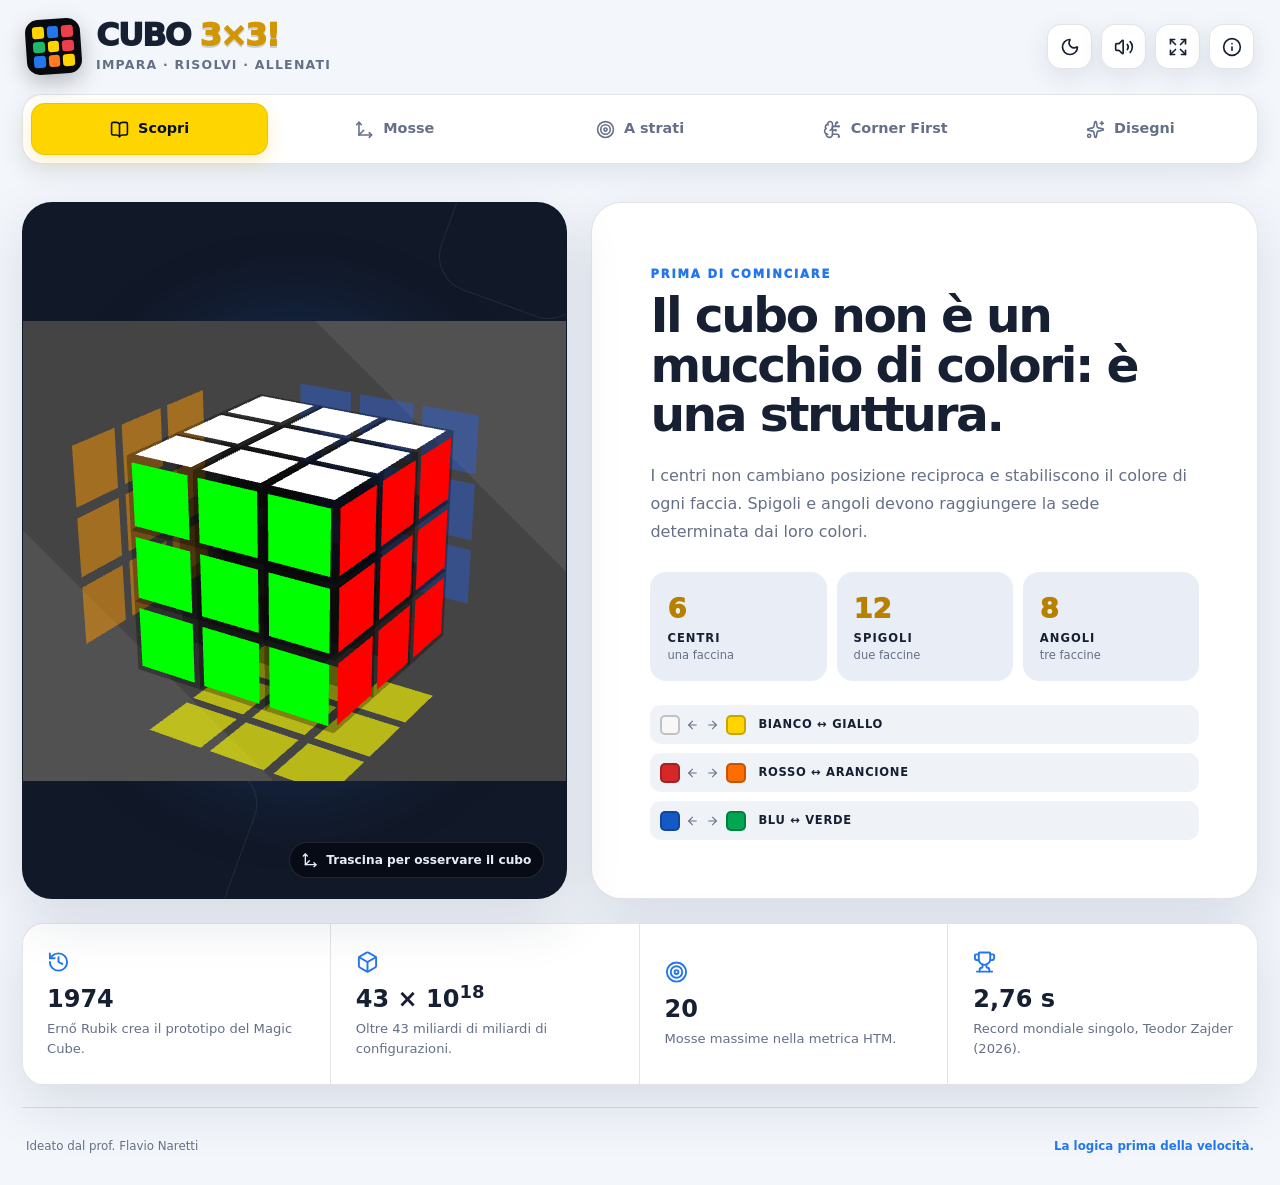
<file: index.html>
<!DOCTYPE html><html lang="it"><head><meta charSet="utf-8"/><meta name="viewport" content="width=device-width, initial-scale=1"/><link rel="stylesheet" href="./assets/index-BOGTLvfo.css" data-rsc-css-href="./assets/index-BOGTLvfo.css" data-precedence="vite-rsc/importer-resources"/><link rel="modulepreload" href="./assets/layout-segment-context-CMmxBiu7.js" crossorigin=""/><link rel="modulepreload" href="./assets/rolldown-runtime-S-ySWqyJ.js" crossorigin=""/><link rel="modulepreload" href="./assets/index-BUj8YWs8.js" crossorigin=""/><link rel="modulepreload" href="./assets/framework-CXnKph_e.js" crossorigin=""/><link rel="modulepreload" href="./assets/page-B__2JLCl.js" crossorigin=""/><title>CUBO 3×3! — Impara, risolvi, allenati</title><meta name="description" content="Guida interattiva al cubo 3×3 con teoria, notazione, due metodi risolutivi e 18 disegni animati."/><meta name="application-name" content="CUBO 3×3!"/><link rel="icon" href="./favicon.svg" type="image/svg+xml"/><link rel="icon" href="./icons/icon-192.png" sizes="192x192" type="image/png"/><link rel="apple-touch-icon" href="./apple-touch-icon.png" sizes="180x180" type="image/png"/><link rel="manifest" href="./manifest.webmanifest"/><meta name="mobile-web-app-capable" content="yes"/><meta name="apple-mobile-web-app-title" content="CUBO 3×3!"/><meta name="apple-mobile-web-app-status-bar-style" content="black-translucent"/><meta name="theme-color" content="#f3f6fb" media="(prefers-color-scheme: light)"/><meta name="theme-color" content="#080d18" media="(prefers-color-scheme: dark)"/><script>self.__VINEXT_RSC_PARAMS__={}</script><script>self.__VINEXT_RSC_NAV__={"pathname":"/","searchParams":[]}</script><link rel="modulepreload" href="./assets/index-BUj8YWs8.js" />
</head><body><main class="app-shell "><header class="topbar"><div class="brand"><span class="brand-mark" aria-hidden="true"><i></i><i></i><i></i><i></i><i></i><i></i><i></i><i></i><i></i></span><div><h1>CUBO <em>3×3!</em></h1><p>Impara · Risolvi · Allenati</p></div></div><div class="toolbar"><button aria-label="Attiva modalità giorno" title="Giorno"><svg xmlns="http://www.w3.org/2000/svg" width="24" height="24" viewBox="0 0 24 24" fill="none" stroke="currentColor" stroke-width="2" stroke-linecap="round" stroke-linejoin="round" class="lucide lucide-sun" aria-hidden="true"><circle cx="12" cy="12" r="4"></circle><path d="M12 2v2"></path><path d="M12 20v2"></path><path d="m4.93 4.93 1.41 1.41"></path><path d="m17.66 17.66 1.41 1.41"></path><path d="M2 12h2"></path><path d="M20 12h2"></path><path d="m6.34 17.66-1.41 1.41"></path><path d="m19.07 4.93-1.41 1.41"></path></svg></button><button aria-label="Disattiva suoni" aria-pressed="true" title="Suoni attivi"><svg xmlns="http://www.w3.org/2000/svg" width="24" height="24" viewBox="0 0 24 24" fill="none" stroke="currentColor" stroke-width="2" stroke-linecap="round" stroke-linejoin="round" class="lucide lucide-volume2 lucide-volume-2" aria-hidden="true"><path d="M11 4.702a.705.705 0 0 0-1.203-.498L6.413 7.587A1.4 1.4 0 0 1 5.416 8H3a1 1 0 0 0-1 1v6a1 1 0 0 0 1 1h2.416a1.4 1.4 0 0 1 .997.413l3.383 3.384A.705.705 0 0 0 11 19.298z"></path><path d="M16 9a5 5 0 0 1 0 6"></path><path d="M19.364 18.364a9 9 0 0 0 0-12.728"></path></svg></button><button aria-label="Modalità proiezione" title="Proiezione"><svg xmlns="http://www.w3.org/2000/svg" width="24" height="24" viewBox="0 0 24 24" fill="none" stroke="currentColor" stroke-width="2" stroke-linecap="round" stroke-linejoin="round" class="lucide lucide-expand" aria-hidden="true"><path d="m15 15 6 6"></path><path d="m15 9 6-6"></path><path d="M21 16v5h-5"></path><path d="M21 8V3h-5"></path><path d="M3 16v5h5"></path><path d="m3 21 6-6"></path><path d="M3 8V3h5"></path><path d="M9 9 3 3"></path></svg></button><button aria-label="Informazioni" title="Informazioni" type="button" aria-haspopup="dialog" aria-expanded="false" data-state="closed" data-slot="dialog-trigger"><svg xmlns="http://www.w3.org/2000/svg" width="24" height="24" viewBox="0 0 24 24" fill="none" stroke="currentColor" stroke-width="2" stroke-linecap="round" stroke-linejoin="round" class="lucide lucide-info" aria-hidden="true"><circle cx="12" cy="12" r="10"></circle><path d="M12 16v-4"></path><path d="M12 8h.01"></path></svg></button></div></header><div class="mobile-progress"><span>Il tuo percorso</span><div aria-valuemax="100" aria-valuemin="0" aria-valuenow="0" aria-valuetext="0%" role="progressbar" data-state="loading" data-value="0" data-max="100" data-slot="progress" class="relative h-2 w-full overflow-hidden rounded-full bg-primary/20"><div data-state="loading" data-value="0" data-max="100" data-slot="progress-indicator" class="h-full w-full flex-1 bg-primary transition-all" style="transform:translateX(-100%)"></div></div><strong>0<!-- -->%</strong></div><div dir="ltr" data-orientation="horizontal" data-slot="tabs" class="group/tabs flex gap-2 data-[orientation=horizontal]:flex-col app-tabs"><div role="tablist" aria-orientation="horizontal" data-slot="tabs-list" data-variant="default" class="group/tabs-list inline-flex w-fit items-center justify-center rounded-lg p-[3px] text-muted-foreground group-data-[orientation=horizontal]/tabs:h-9 group-data-[orientation=vertical]/tabs:h-fit group-data-[orientation=vertical]/tabs:flex-col data-[variant=line]:rounded-none bg-muted main-nav" aria-label="Sezioni dell’app" tabindex="-1" data-orientation="horizontal" style="outline:none"><button type="button" role="tab" aria-selected="true" aria-controls="radix-_R_76_-content-scopri" data-state="active" id="radix-_R_76_-trigger-scopri" data-slot="tabs-trigger" class="relative inline-flex h-[calc(100%-1px)] flex-1 items-center justify-center gap-1.5 rounded-md border border-transparent px-2 py-1 text-sm font-medium whitespace-nowrap text-foreground/60 transition-all group-data-[orientation=vertical]/tabs:w-full group-data-[orientation=vertical]/tabs:justify-start hover:text-foreground focus-visible:border-ring focus-visible:ring-[3px] focus-visible:ring-ring/50 focus-visible:outline-1 focus-visible:outline-ring disabled:pointer-events-none disabled:opacity-50 group-data-[variant=default]/tabs-list:data-[state=active]:shadow-sm group-data-[variant=line]/tabs-list:data-[state=active]:shadow-none dark:text-muted-foreground dark:hover:text-foreground [&amp;_svg]:pointer-events-none [&amp;_svg]:shrink-0 [&amp;_svg:not([class*=&#x27;size-&#x27;])]:size-4 group-data-[variant=line]/tabs-list:bg-transparent group-data-[variant=line]/tabs-list:data-[state=active]:bg-transparent dark:group-data-[variant=line]/tabs-list:data-[state=active]:border-transparent dark:group-data-[variant=line]/tabs-list:data-[state=active]:bg-transparent data-[state=active]:bg-background data-[state=active]:text-foreground dark:data-[state=active]:border-input dark:data-[state=active]:bg-input/30 dark:data-[state=active]:text-foreground after:absolute after:bg-foreground after:opacity-0 after:transition-opacity group-data-[orientation=horizontal]/tabs:after:inset-x-0 group-data-[orientation=horizontal]/tabs:after:bottom-[-5px] group-data-[orientation=horizontal]/tabs:after:h-0.5 group-data-[orientation=vertical]/tabs:after:inset-y-0 group-data-[orientation=vertical]/tabs:after:-right-1 group-data-[orientation=vertical]/tabs:after:w-0.5 group-data-[variant=line]/tabs-list:data-[state=active]:after:opacity-100" tabindex="-1" data-orientation="horizontal" data-radix-collection-item=""><svg xmlns="http://www.w3.org/2000/svg" width="24" height="24" viewBox="0 0 24 24" fill="none" stroke="currentColor" stroke-width="2" stroke-linecap="round" stroke-linejoin="round" class="lucide lucide-book-open" aria-hidden="true"><path d="M12 5v16"></path><path d="M20.001 19A2 2 0 0022 17V5a2 2 0 00-1.999-2L16 3.002A5 5 0 0012 5a5 5 0 00-4-2H4a2 2 0 00-2 2v12a2 2 0 001.999 2H8a5 5 0 014 2 5 5 0 014-2z"></path></svg><span>Scopri</span></button><button type="button" role="tab" aria-selected="false" aria-controls="radix-_R_76_-content-mosse" data-state="inactive" id="radix-_R_76_-trigger-mosse" data-slot="tabs-trigger" class="relative inline-flex h-[calc(100%-1px)] flex-1 items-center justify-center gap-1.5 rounded-md border border-transparent px-2 py-1 text-sm font-medium whitespace-nowrap text-foreground/60 transition-all group-data-[orientation=vertical]/tabs:w-full group-data-[orientation=vertical]/tabs:justify-start hover:text-foreground focus-visible:border-ring focus-visible:ring-[3px] focus-visible:ring-ring/50 focus-visible:outline-1 focus-visible:outline-ring disabled:pointer-events-none disabled:opacity-50 group-data-[variant=default]/tabs-list:data-[state=active]:shadow-sm group-data-[variant=line]/tabs-list:data-[state=active]:shadow-none dark:text-muted-foreground dark:hover:text-foreground [&amp;_svg]:pointer-events-none [&amp;_svg]:shrink-0 [&amp;_svg:not([class*=&#x27;size-&#x27;])]:size-4 group-data-[variant=line]/tabs-list:bg-transparent group-data-[variant=line]/tabs-list:data-[state=active]:bg-transparent dark:group-data-[variant=line]/tabs-list:data-[state=active]:border-transparent dark:group-data-[variant=line]/tabs-list:data-[state=active]:bg-transparent data-[state=active]:bg-background data-[state=active]:text-foreground dark:data-[state=active]:border-input dark:data-[state=active]:bg-input/30 dark:data-[state=active]:text-foreground after:absolute after:bg-foreground after:opacity-0 after:transition-opacity group-data-[orientation=horizontal]/tabs:after:inset-x-0 group-data-[orientation=horizontal]/tabs:after:bottom-[-5px] group-data-[orientation=horizontal]/tabs:after:h-0.5 group-data-[orientation=vertical]/tabs:after:inset-y-0 group-data-[orientation=vertical]/tabs:after:-right-1 group-data-[orientation=vertical]/tabs:after:w-0.5 group-data-[variant=line]/tabs-list:data-[state=active]:after:opacity-100" tabindex="-1" data-orientation="horizontal" data-radix-collection-item=""><svg xmlns="http://www.w3.org/2000/svg" width="24" height="24" viewBox="0 0 24 24" fill="none" stroke="currentColor" stroke-width="2" stroke-linecap="round" stroke-linejoin="round" class="lucide lucide-move3d lucide-move-3d" aria-hidden="true"><path d="M5 3v16h16"></path><path d="m5 19 6-6"></path><path d="m2 6 3-3 3 3"></path><path d="m18 16 3 3-3 3"></path></svg><span>Mosse</span></button><button type="button" role="tab" aria-selected="false" aria-controls="radix-_R_76_-content-strati" data-state="inactive" id="radix-_R_76_-trigger-strati" data-slot="tabs-trigger" class="relative inline-flex h-[calc(100%-1px)] flex-1 items-center justify-center gap-1.5 rounded-md border border-transparent px-2 py-1 text-sm font-medium whitespace-nowrap text-foreground/60 transition-all group-data-[orientation=vertical]/tabs:w-full group-data-[orientation=vertical]/tabs:justify-start hover:text-foreground focus-visible:border-ring focus-visible:ring-[3px] focus-visible:ring-ring/50 focus-visible:outline-1 focus-visible:outline-ring disabled:pointer-events-none disabled:opacity-50 group-data-[variant=default]/tabs-list:data-[state=active]:shadow-sm group-data-[variant=line]/tabs-list:data-[state=active]:shadow-none dark:text-muted-foreground dark:hover:text-foreground [&amp;_svg]:pointer-events-none [&amp;_svg]:shrink-0 [&amp;_svg:not([class*=&#x27;size-&#x27;])]:size-4 group-data-[variant=line]/tabs-list:bg-transparent group-data-[variant=line]/tabs-list:data-[state=active]:bg-transparent dark:group-data-[variant=line]/tabs-list:data-[state=active]:border-transparent dark:group-data-[variant=line]/tabs-list:data-[state=active]:bg-transparent data-[state=active]:bg-background data-[state=active]:text-foreground dark:data-[state=active]:border-input dark:data-[state=active]:bg-input/30 dark:data-[state=active]:text-foreground after:absolute after:bg-foreground after:opacity-0 after:transition-opacity group-data-[orientation=horizontal]/tabs:after:inset-x-0 group-data-[orientation=horizontal]/tabs:after:bottom-[-5px] group-data-[orientation=horizontal]/tabs:after:h-0.5 group-data-[orientation=vertical]/tabs:after:inset-y-0 group-data-[orientation=vertical]/tabs:after:-right-1 group-data-[orientation=vertical]/tabs:after:w-0.5 group-data-[variant=line]/tabs-list:data-[state=active]:after:opacity-100" tabindex="-1" data-orientation="horizontal" data-radix-collection-item=""><svg xmlns="http://www.w3.org/2000/svg" width="24" height="24" viewBox="0 0 24 24" fill="none" stroke="currentColor" stroke-width="2" stroke-linecap="round" stroke-linejoin="round" class="lucide lucide-target" aria-hidden="true"><circle cx="12" cy="12" r="10"></circle><circle cx="12" cy="12" r="6"></circle><circle cx="12" cy="12" r="2"></circle></svg><span>A strati</span></button><button type="button" role="tab" aria-selected="false" aria-controls="radix-_R_76_-content-corner" data-state="inactive" id="radix-_R_76_-trigger-corner" data-slot="tabs-trigger" class="relative inline-flex h-[calc(100%-1px)] flex-1 items-center justify-center gap-1.5 rounded-md border border-transparent px-2 py-1 text-sm font-medium whitespace-nowrap text-foreground/60 transition-all group-data-[orientation=vertical]/tabs:w-full group-data-[orientation=vertical]/tabs:justify-start hover:text-foreground focus-visible:border-ring focus-visible:ring-[3px] focus-visible:ring-ring/50 focus-visible:outline-1 focus-visible:outline-ring disabled:pointer-events-none disabled:opacity-50 group-data-[variant=default]/tabs-list:data-[state=active]:shadow-sm group-data-[variant=line]/tabs-list:data-[state=active]:shadow-none dark:text-muted-foreground dark:hover:text-foreground [&amp;_svg]:pointer-events-none [&amp;_svg]:shrink-0 [&amp;_svg:not([class*=&#x27;size-&#x27;])]:size-4 group-data-[variant=line]/tabs-list:bg-transparent group-data-[variant=line]/tabs-list:data-[state=active]:bg-transparent dark:group-data-[variant=line]/tabs-list:data-[state=active]:border-transparent dark:group-data-[variant=line]/tabs-list:data-[state=active]:bg-transparent data-[state=active]:bg-background data-[state=active]:text-foreground dark:data-[state=active]:border-input dark:data-[state=active]:bg-input/30 dark:data-[state=active]:text-foreground after:absolute after:bg-foreground after:opacity-0 after:transition-opacity group-data-[orientation=horizontal]/tabs:after:inset-x-0 group-data-[orientation=horizontal]/tabs:after:bottom-[-5px] group-data-[orientation=horizontal]/tabs:after:h-0.5 group-data-[orientation=vertical]/tabs:after:inset-y-0 group-data-[orientation=vertical]/tabs:after:-right-1 group-data-[orientation=vertical]/tabs:after:w-0.5 group-data-[variant=line]/tabs-list:data-[state=active]:after:opacity-100" tabindex="-1" data-orientation="horizontal" data-radix-collection-item=""><svg xmlns="http://www.w3.org/2000/svg" width="24" height="24" viewBox="0 0 24 24" fill="none" stroke="currentColor" stroke-width="2" stroke-linecap="round" stroke-linejoin="round" class="lucide lucide-brain-circuit" aria-hidden="true"><path d="M12 5a3 3 0 1 0-5.997.125 4 4 0 0 0-2.526 5.77 4 4 0 0 0 .556 6.588A4 4 0 1 0 12 18Z"></path><path d="M9 13a4.5 4.5 0 0 0 3-4"></path><path d="M6.003 5.125A3 3 0 0 0 6.401 6.5"></path><path d="M3.477 10.896a4 4 0 0 1 .585-.396"></path><path d="M6 18a4 4 0 0 1-1.967-.516"></path><path d="M12 13h4"></path><path d="M12 18h6a2 2 0 0 1 2 2v1"></path><path d="M12 8h8"></path><path d="M16 8V5a2 2 0 0 1 2-2"></path><circle cx="16" cy="13" r=".5"></circle><circle cx="18" cy="3" r=".5"></circle><circle cx="20" cy="21" r=".5"></circle><circle cx="20" cy="8" r=".5"></circle></svg><span>Corner First</span></button><button type="button" role="tab" aria-selected="false" aria-controls="radix-_R_76_-content-sfide" data-state="inactive" id="radix-_R_76_-trigger-sfide" data-slot="tabs-trigger" class="relative inline-flex h-[calc(100%-1px)] flex-1 items-center justify-center gap-1.5 rounded-md border border-transparent px-2 py-1 text-sm font-medium whitespace-nowrap text-foreground/60 transition-all group-data-[orientation=vertical]/tabs:w-full group-data-[orientation=vertical]/tabs:justify-start hover:text-foreground focus-visible:border-ring focus-visible:ring-[3px] focus-visible:ring-ring/50 focus-visible:outline-1 focus-visible:outline-ring disabled:pointer-events-none disabled:opacity-50 group-data-[variant=default]/tabs-list:data-[state=active]:shadow-sm group-data-[variant=line]/tabs-list:data-[state=active]:shadow-none dark:text-muted-foreground dark:hover:text-foreground [&amp;_svg]:pointer-events-none [&amp;_svg]:shrink-0 [&amp;_svg:not([class*=&#x27;size-&#x27;])]:size-4 group-data-[variant=line]/tabs-list:bg-transparent group-data-[variant=line]/tabs-list:data-[state=active]:bg-transparent dark:group-data-[variant=line]/tabs-list:data-[state=active]:border-transparent dark:group-data-[variant=line]/tabs-list:data-[state=active]:bg-transparent data-[state=active]:bg-background data-[state=active]:text-foreground dark:data-[state=active]:border-input dark:data-[state=active]:bg-input/30 dark:data-[state=active]:text-foreground after:absolute after:bg-foreground after:opacity-0 after:transition-opacity group-data-[orientation=horizontal]/tabs:after:inset-x-0 group-data-[orientation=horizontal]/tabs:after:bottom-[-5px] group-data-[orientation=horizontal]/tabs:after:h-0.5 group-data-[orientation=vertical]/tabs:after:inset-y-0 group-data-[orientation=vertical]/tabs:after:-right-1 group-data-[orientation=vertical]/tabs:after:w-0.5 group-data-[variant=line]/tabs-list:data-[state=active]:after:opacity-100" tabindex="-1" data-orientation="horizontal" data-radix-collection-item=""><svg xmlns="http://www.w3.org/2000/svg" width="24" height="24" viewBox="0 0 24 24" fill="none" stroke="currentColor" stroke-width="2" stroke-linecap="round" stroke-linejoin="round" class="lucide lucide-sparkles" aria-hidden="true"><path d="M11.017 2.814a1 1 0 0 1 1.966 0l1.051 5.558a2 2 0 0 0 1.594 1.594l5.558 1.051a1 1 0 0 1 0 1.966l-5.558 1.051a2 2 0 0 0-1.594 1.594l-1.051 5.558a1 1 0 0 1-1.966 0l-1.051-5.558a2 2 0 0 0-1.594-1.594l-5.558-1.051a1 1 0 0 1 0-1.966l5.558-1.051a2 2 0 0 0 1.594-1.594z"></path><path d="M20 2v4"></path><path d="M22 4h-4"></path><circle cx="4" cy="20" r="2"></circle></svg><span>Disegni</span></button></div><div class="content-frame"><div data-state="active" data-orientation="horizontal" role="tabpanel" aria-labelledby="radix-_R_76_-trigger-scopri" id="radix-_R_76_-content-scopri" tabindex="0" data-slot="tabs-content" class="flex-1 outline-none" style="animation-duration:0s"><div class="discover-grid"><section class="hero-cube-panel"><div class="cube-aura"></div><div class="twisty-host hero-twisty" aria-label="Cubo 3D interattivo"></div><div class="drag-hint"><svg xmlns="http://www.w3.org/2000/svg" width="24" height="24" viewBox="0 0 24 24" fill="none" stroke="currentColor" stroke-width="2" stroke-linecap="round" stroke-linejoin="round" class="lucide lucide-move3d lucide-move-3d" aria-hidden="true"><path d="M5 3v16h16"></path><path d="m5 19 6-6"></path><path d="m2 6 3-3 3 3"></path><path d="m18 16 3 3-3 3"></path></svg> Trascina per osservare il cubo</div></section><section class="discover-copy"><span class="eyebrow">PRIMA DI COMINCIARE</span><h2>Il cubo non è un mucchio di colori: è una struttura.</h2><p>I centri non cambiano posizione reciproca e stabiliscono il colore di ogni faccia. Spigoli e angoli devono raggiungere la sede determinata dai loro colori.</p><div class="anatomy-cards"><button><strong>6</strong><span>CENTRI</span><small>una faccina</small></button><button><strong>12</strong><span>SPIGOLI</span><small>due faccine</small></button><button><strong>8</strong><span>ANGOLI</span><small>tre faccine</small></button></div><div class="opposites"><div><span class="color-dot white"></span><svg xmlns="http://www.w3.org/2000/svg" width="24" height="24" viewBox="0 0 24 24" fill="none" stroke="currentColor" stroke-width="2" stroke-linecap="round" stroke-linejoin="round" class="lucide lucide-arrow-left" aria-hidden="true"><path d="m12 19-7-7 7-7"></path><path d="M19 12H5"></path></svg><svg xmlns="http://www.w3.org/2000/svg" width="24" height="24" viewBox="0 0 24 24" fill="none" stroke="currentColor" stroke-width="2" stroke-linecap="round" stroke-linejoin="round" class="lucide lucide-arrow-right" aria-hidden="true"><path d="M5 12h14"></path><path d="m12 5 7 7-7 7"></path></svg><span class="color-dot yellow"></span><strong>BIANCO ↔ GIALLO</strong></div><div><span class="color-dot red"></span><svg xmlns="http://www.w3.org/2000/svg" width="24" height="24" viewBox="0 0 24 24" fill="none" stroke="currentColor" stroke-width="2" stroke-linecap="round" stroke-linejoin="round" class="lucide lucide-arrow-left" aria-hidden="true"><path d="m12 19-7-7 7-7"></path><path d="M19 12H5"></path></svg><svg xmlns="http://www.w3.org/2000/svg" width="24" height="24" viewBox="0 0 24 24" fill="none" stroke="currentColor" stroke-width="2" stroke-linecap="round" stroke-linejoin="round" class="lucide lucide-arrow-right" aria-hidden="true"><path d="M5 12h14"></path><path d="m12 5 7 7-7 7"></path></svg><span class="color-dot orange"></span><strong>ROSSO ↔ ARANCIONE</strong></div><div><span class="color-dot blue"></span><svg xmlns="http://www.w3.org/2000/svg" width="24" height="24" viewBox="0 0 24 24" fill="none" stroke="currentColor" stroke-width="2" stroke-linecap="round" stroke-linejoin="round" class="lucide lucide-arrow-left" aria-hidden="true"><path d="m12 19-7-7 7-7"></path><path d="M19 12H5"></path></svg><svg xmlns="http://www.w3.org/2000/svg" width="24" height="24" viewBox="0 0 24 24" fill="none" stroke="currentColor" stroke-width="2" stroke-linecap="round" stroke-linejoin="round" class="lucide lucide-arrow-right" aria-hidden="true"><path d="M5 12h14"></path><path d="m12 5 7 7-7 7"></path></svg><span class="color-dot green"></span><strong>BLU ↔ VERDE</strong></div></div></section><section class="history-strip"><div><svg xmlns="http://www.w3.org/2000/svg" width="24" height="24" viewBox="0 0 24 24" fill="none" stroke="currentColor" stroke-width="2" stroke-linecap="round" stroke-linejoin="round" class="lucide lucide-rotate-ccw-clock" aria-hidden="true"><path d="M3 12a9 9 0 1 0 9-9 9.75 9.75 0 0 0-6.74 2.74L3 8"></path><path d="M3 3v5h5"></path><path d="M12 7v5l4 2"></path></svg><strong>1974</strong><span>Ernő Rubik crea il prototipo del Magic Cube.</span></div><div><svg xmlns="http://www.w3.org/2000/svg" width="24" height="24" viewBox="0 0 24 24" fill="none" stroke="currentColor" stroke-width="2" stroke-linecap="round" stroke-linejoin="round" class="lucide lucide-box" aria-hidden="true"><path d="M21 8a2 2 0 0 0-1-1.73l-7-4a2 2 0 0 0-2 0l-7 4A2 2 0 0 0 3 8v8a2 2 0 0 0 1 1.73l7 4a2 2 0 0 0 2 0l7-4A2 2 0 0 0 21 16Z"></path><path d="m3.3 7 8.7 5 8.7-5"></path><path d="M12 22V12"></path></svg><strong>43 × 10<sup>18</sup></strong><span>Oltre 43 miliardi di miliardi di configurazioni.</span></div><div><svg xmlns="http://www.w3.org/2000/svg" width="24" height="24" viewBox="0 0 24 24" fill="none" stroke="currentColor" stroke-width="2" stroke-linecap="round" stroke-linejoin="round" class="lucide lucide-target" aria-hidden="true"><circle cx="12" cy="12" r="10"></circle><circle cx="12" cy="12" r="6"></circle><circle cx="12" cy="12" r="2"></circle></svg><strong>20</strong><span>Mosse massime nella metrica HTM.</span></div><div><svg xmlns="http://www.w3.org/2000/svg" width="24" height="24" viewBox="0 0 24 24" fill="none" stroke="currentColor" stroke-width="2" stroke-linecap="round" stroke-linejoin="round" class="lucide lucide-trophy" aria-hidden="true"><path d="M10 14.66V17a1 1 0 0 1-1 1 2 2 0 0 0-2 2v2"></path><path d="M14 14.66V17a1 1 0 0 0 1 1 2 2 0 0 1 2 2v2"></path><path d="M17.916 10H19.5A2.5 2.5 0 0 0 22 7.5V5a1 1 0 0 0-1-1h-3"></path><path d="M4 22h16"></path><path d="M6 9a6 6 0 0 0 12 0V3a1 1 0 0 0-1-1H7a1 1 0 0 0-1 1z"></path><path d="M6.084 10H4.5A2.5 2.5 0 0 1 2 7.5V5a1 1 0 0 1 1-1h3"></path></svg><strong>2,76 s</strong><span>Record mondiale singolo, Teodor Zajder (2026).</span></div></section></div></div><div data-state="inactive" data-orientation="horizontal" role="tabpanel" aria-labelledby="radix-_R_76_-trigger-mosse" hidden="" id="radix-_R_76_-content-mosse" tabindex="0" data-slot="tabs-content" class="flex-1 outline-none"></div><div data-state="inactive" data-orientation="horizontal" role="tabpanel" aria-labelledby="radix-_R_76_-trigger-strati" hidden="" id="radix-_R_76_-content-strati" tabindex="0" data-slot="tabs-content" class="flex-1 outline-none"></div><div data-state="inactive" data-orientation="horizontal" role="tabpanel" aria-labelledby="radix-_R_76_-trigger-corner" hidden="" id="radix-_R_76_-content-corner" tabindex="0" data-slot="tabs-content" class="flex-1 outline-none"></div><div data-state="inactive" data-orientation="horizontal" role="tabpanel" aria-labelledby="radix-_R_76_-trigger-sfide" hidden="" id="radix-_R_76_-content-sfide" tabindex="0" data-slot="tabs-content" class="flex-1 outline-none"></div></div></div><footer><span>Ideato dal prof. Flavio Naretti</span><span>La logica prima della velocità.</span></footer></main><script id="_R_">import("./assets/index-BUj8YWs8.js")</script><script src="./pixel-art-link.js?v=4" defer></script></body></html><script>self.__VINEXT_RSC_CHUNKS__=self.__VINEXT_RSC_CHUNKS__||[];self.__VINEXT_RSC_CHUNKS__.push("2:I[\"8c0f216c4604\",[],\"Children\",1]\n3:I[\"15c18cfaeeff\",[],\"LayoutSegmentProvider\",1]\n4:I[\"8c0f216c4604\",[],\"Slot\",1]\n5:I[\"593f344dc510\",[],\"RedirectBoundary\",1]\n:HL[\"./assets/index-BOGTLvfo.css\",\"style\"]\n")</script><script>self.__VINEXT_RSC_CHUNKS__=self.__VINEXT_RSC_CHUNKS__||[];self.__VINEXT_RSC_CHUNKS__.push("0:{\"__route\":\"route:/\",\"__interceptionContext\":null,\"__layoutIds\":[\"layout:/\"],\"__rootLayout\":\"/\",\"page:/\":\"$L1\",\"layout:/\":[[[[\"$\",\"link\",\"css:./assets/index-BOGTLvfo.css\",{\"rel\":\"stylesheet\",\"precedence\":\"vite-rsc/importer-resources\",\"href\":\"./assets/index-BOGTLvfo.css\",\"data-rsc-css-href\":\"./assets/index-BOGTLvfo.css\"}],\"$undefined\"],[\"$\",\"html\",null,{\"lang\":\"it\",\"suppressHydrationWarning\":true,\"children\":[\"$\",\"body\",null,{\"children\":[\"$\",\"$L2\",null,{}]}]}]],null],\"route:/\":[[[\"$\",\"meta\",null,{\"charSet\":\"utf-8\"}],[[\"$\",\"title\",\"0\",{\"children\":\"CUBO 3×3! — Impara, risolvi, allenati\"}],[\"$\",\"meta\",\"1\",{\"name\":\"description\",\"content\":\"Guida interattiva al cubo 3×3 con teoria, notazione, due metodi risolutivi e 18 disegni animati.\"}],[\"$\",\"meta\",\"2\",{\"name\":\"application-name\",\"content\":\"CUBO 3×3!\"}],[\"$\",\"link\",\"3\",{\"rel\":\"icon\",\"href\":\"./favicon.svg\",\"type\":\"image/svg+xml\"}],[\"$\",\"link\",\"4\",{\"rel\":\"icon\",\"href\":\"./icons/icon-192.png\",\"sizes\":\"192x192\",\"type\":\"image/png\"}],[\"$\",\"link\",\"5\",{\"rel\":\"apple-touch-icon\",\"href\":\"./apple-touch-icon.png\",\"sizes\":\"180x180\",\"type\":\"image/png\"}],[\"$\",\"link\",\"6\",{\"rel\":\"manifest\",\"href\":\"./manifest.webmanifest\"}],[\"$\",\"meta\",\"7\",{\"name\":\"mobile-web-app-capable\",\"content\":\"yes\"}],[\"$\",\"meta\",\"8\",{\"name\":\"apple-mobile-web-app-title\",\"content\":\"CUBO 3×3!\"}],[\"$\",\"meta\",\"9\",{\"name\":\"apple-mobile-web-app-status-bar-style\",\"content\":\"black-translucent\"}]],[[\"$\",\"meta\",\"0\",{\"name\":\"viewport\",\"content\":\"width=device-width, initial-scale=1\"}],[\"$\",\"meta\",\"1\",{\"name\":\"theme-color\",\"content\":\"#f3f6fb\",\"media\":\"(prefers-color-scheme: light)\"}],[\"$\",\"meta\",\"2\",{\"name\":\"theme-color\",\"content\":\"#080d18\",\"media\":\"(prefers-color-scheme: dark)\"}]]],[\"$\",\"$L3\",null,{\"segmentMap\":{\"children\":[]},\"children\":[\"$\",\"$L4\",null,{\"id\":\"layout:/\",\"parallelSlots\":\"$undefined\",\"children\":[\"$\",\"$L5\",null,{\"children\":[\"$\",\"$L3\",null,{\"segmentMap\":{\"children\":[]},\"children\":[\"$\",\"$L4\",null,{\"id\":\"page:/\"}]}]}]}]}]],\"__layoutFlags\":{\"layout:/\":\"s\"},\"__artifactCompatibility\":{\"schemaVersion\":1,\"graphVersion\":\"app-route-graph:4uhn5s1wvoptc\",\"deploymentVersion\":\"88d89d30-9af3-4380-8f33-e0836541f773\",\"appElementsSchemaVersion\":1,\"rscPayloadSchemaVersion\":1,\"rootBoundaryId\":\"/\",\"renderEpoch\":null}}\n")</script><script>self.__VINEXT_RSC_CHUNKS__=self.__VINEXT_RSC_CHUNKS__||[];self.__VINEXT_RSC_CHUNKS__.push("6:I[\"6efdf509a785\",[],\"default\",1]\n1:[\"$\",\"$L6\",null,{\"params\":\"$@7\",\"searchParams\":\"$@8\"}]\n")</script><script>self.__VINEXT_RSC_CHUNKS__=self.__VINEXT_RSC_CHUNKS__||[];self.__VINEXT_RSC_CHUNKS__.push("7:{}\n8:{}\n")</script><script>self.__VINEXT_RSC_DONE__=true</script>
</file>
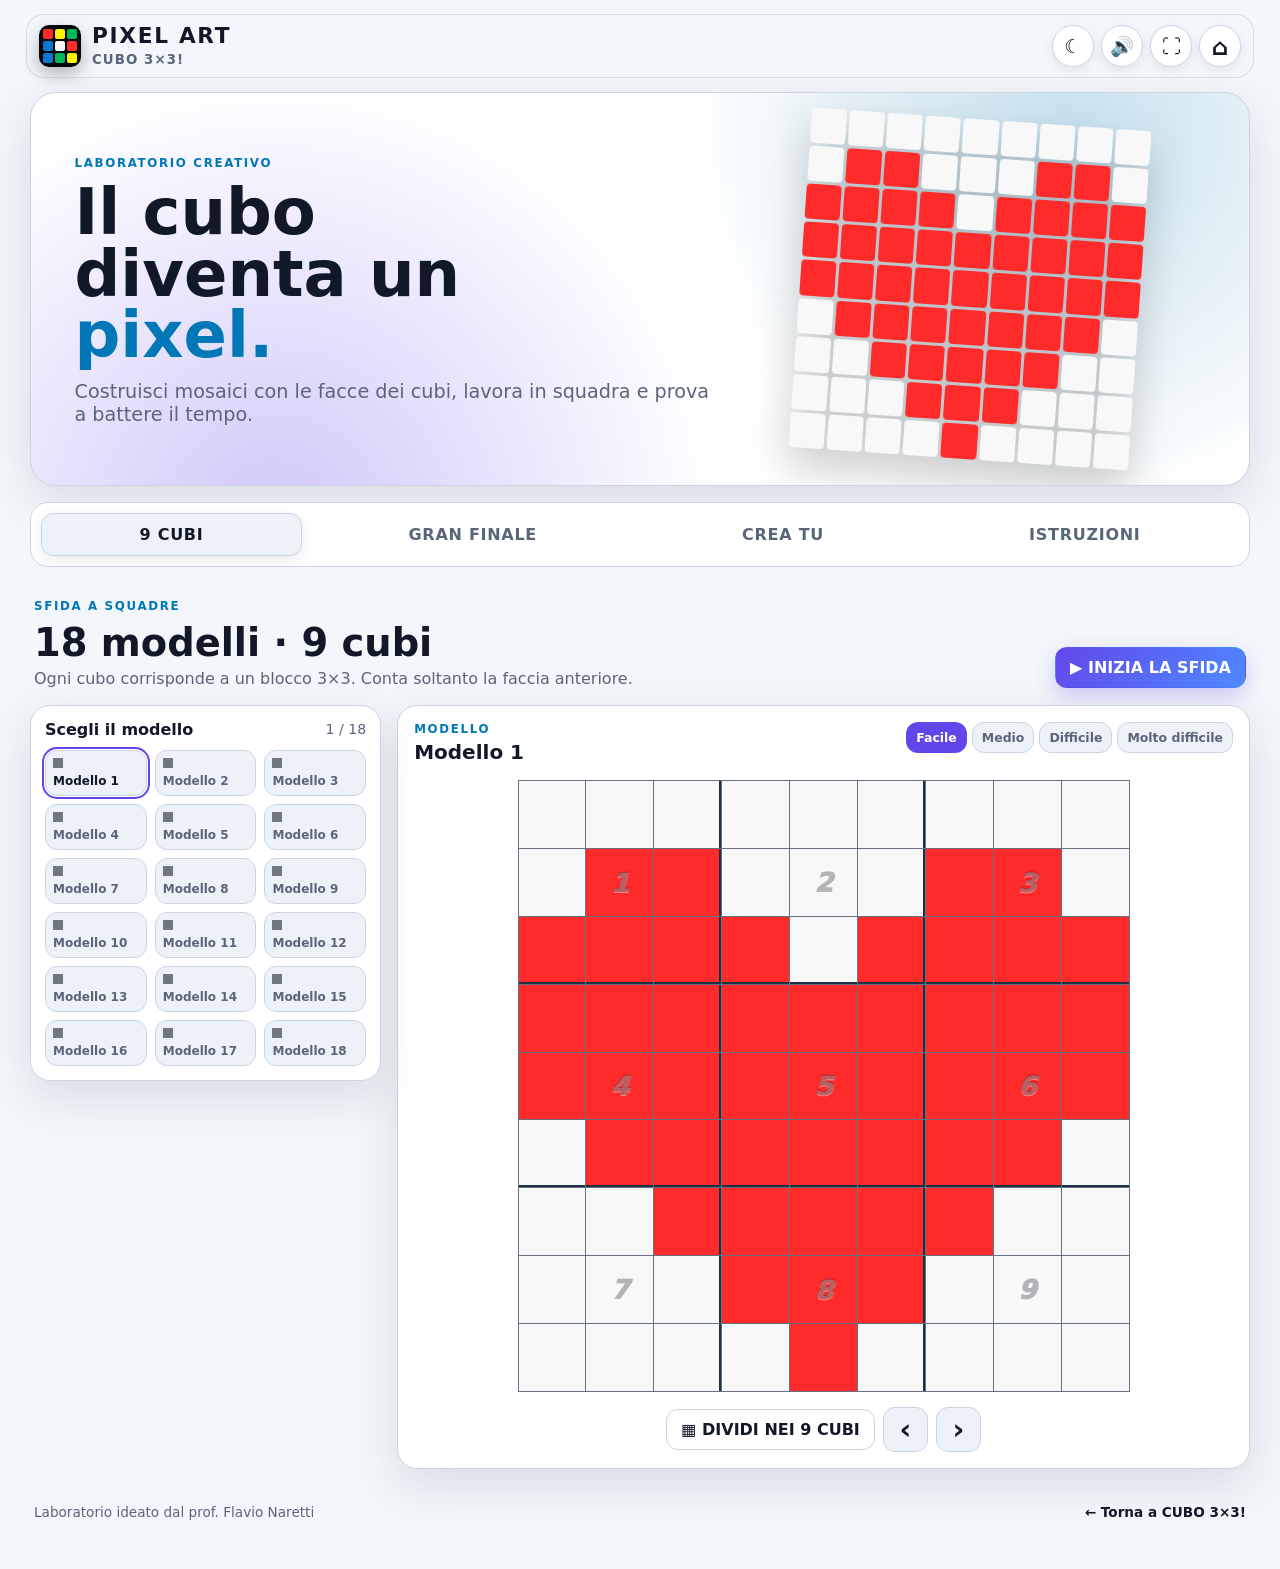
<file: pixel-art.html>
<!doctype html>
<html lang="it">
<head>
  <meta charset="utf-8">
  <meta name="viewport" content="width=device-width,initial-scale=1,viewport-fit=cover">
  <meta name="theme-color" content="#080d18">
  <title>PIXEL ART · CUBO 3×3!</title>
  <meta name="description" content="Laboratorio Pixel Art con 9 e 30 cubi di Rubik, sfide a squadre, livelli di difficoltà ed editor creativo.">
  <link rel="icon" href="./favicon.svg" type="image/svg+xml">
  <link rel="apple-touch-icon" href="./apple-touch-icon.png">
  <link rel="manifest" href="./manifest.webmanifest">
  <link rel="stylesheet" href="./pixel-art.css">
</head>
<body>
  <main class="app">
    <header class="topbar">
      <a class="brand" href="./" aria-label="Torna a CUBO 3×3!">
        <span class="brand-grid" aria-hidden="true">
          <i></i><i></i><i></i><i></i><i></i><i></i><i></i><i></i><i></i>
        </span>
        <span><strong>PIXEL ART</strong><small>CUBO 3×3!</small></span>
      </a>
      <div class="top-actions">
        <button id="themeBtn" class="icon-btn" title="Giorno / notte" aria-label="Cambia tema">☀</button>
        <button id="soundBtn" class="icon-btn" title="Suoni" aria-label="Attiva o disattiva i suoni">🔊</button>
        <button id="fullBtn" class="icon-btn" title="Proiezione" aria-label="Modalità proiezione">⛶</button>
        <a class="icon-btn home-btn" href="./" title="CUBO 3×3!" aria-label="Torna all'app principale">⌂</a>
      </div>
    </header>

    <section class="hero">
      <div>
        <span class="eyebrow">LABORATORIO CREATIVO</span>
        <h1>Il cubo diventa un <em>pixel.</em></h1>
        <p>Costruisci mosaici con le facce dei cubi, lavora in squadra e prova a battere il tempo.</p>
      </div>
      <div class="hero-mosaic" aria-hidden="true" id="heroMosaic"></div>
    </section>

    <nav class="tabs" aria-label="Sezioni Pixel Art">
      <button class="tab active" data-tab="challenge">9 CUBI</button>
      <button class="tab" data-tab="finale">GRAN FINALE</button>
      <button class="tab" data-tab="editor">CREA TU</button>
      <button class="tab" data-tab="guide">ISTRUZIONI</button>
    </nav>

    <section id="challenge" class="panel active">
      <div class="section-head">
        <div>
          <span class="eyebrow">SFIDA A SQUADRE</span>
          <h2>18 modelli · 9 cubi</h2>
          <p>Ogni cubo corrisponde a un blocco 3×3. Conta soltanto la faccia anteriore.</p>
        </div>
        <button id="labBtn" class="primary">▶ INIZIA LA SFIDA</button>
      </div>

      <div class="challenge-layout">
        <aside class="gallery-card">
          <div class="card-head">
            <strong>Scegli il modello</strong>
            <span id="modelCount">1 / 18</span>
          </div>
          <div id="patternGallery" class="pattern-gallery"></div>
        </aside>

        <section class="stage-card">
          <div class="stage-toolbar">
            <div>
              <span class="label">MODELLO</span>
              <strong id="modelTitle">Modello 1</strong>
            </div>
            <div class="difficulty" role="group" aria-label="Difficoltà">
              <button data-diff="easy" class="active">Facile</button>
              <button data-diff="medium">Medio</button>
              <button data-diff="hard">Difficile</button>
              <button data-diff="veryhard">Molto difficile</button>
            </div>
          </div>

          <div class="stage-main">
            <div id="mainGrid" class="pixel-grid nine easy" aria-label="Modello Pixel Art"></div>
            <div class="stage-actions">
              <button id="splitBtn" class="secondary">▦ DIVIDI NEI 9 CUBI</button>
              <button id="prevBtn" class="round" aria-label="Modello precedente">‹</button>
              <button id="nextBtn" class="round" aria-label="Modello successivo">›</button>
            </div>
          </div>

          <div id="splitArea" class="split-area" hidden>
            <div class="split-copy">
              <span class="eyebrow">COSTRUZIONE</span>
              <h3>Un cubo alla volta</h3>
              <p>Il quadratino centrale è evidenziato: determina quale faccia del cubo deve stare davanti.</p>
            </div>
            <div id="cubeBlocks" class="cube-blocks"></div>
          </div>
        </section>
      </div>
    </section>

    <section id="finale" class="panel">
      <div class="section-head">
        <div>
          <span class="eyebrow">GRAN FINALE</span>
          <h2>30 cubi · tutti insieme!</h2>
          <p>Tre squadre costruiscono parti diverse dello stesso mosaico. Alla fine si uniscono le tre fasce.</p>
        </div>
      </div>

      <div class="finale-layout">
        <section class="stage-card">
          <div class="stage-toolbar">
            <div>
              <span class="label">MODELLO</span>
              <strong>Mario · 15 × 18 pixel</strong>
            </div>
            <div class="difficulty finale-diff" role="group" aria-label="Difficoltà Gran Finale">
              <button data-fdiff="easy" class="active">Facile</button>
              <button data-fdiff="medium">Medio</button>
              <button data-fdiff="hard">Difficile</button>
              <button data-fdiff="veryhard">Molto difficile</button>
            </div>
          </div>
          <div class="finale-canvas-wrap">
            <div id="marioGrid" class="pixel-grid finale easy" aria-label="Gran Finale Mario"></div>
          </div>
        </section>

        <aside class="teams-card">
          <span class="eyebrow">DIVISIONE DEL LAVORO</span>
          <h3>10 cubi per squadra</h3>
          <div class="team-buttons">
            <button data-team="all" class="active"><b>TUTTO</b><span>Assembla il mosaico</span></button>
            <button data-team="1"><b>SQUADRA 1</b><span>Parte alta · 10 cubi</span></button>
            <button data-team="2"><b>SQUADRA 2</b><span>Parte centrale · 10 cubi</span></button>
            <button data-team="3"><b>SQUADRA 3</b><span>Parte bassa · 10 cubi</span></button>
          </div>
          <div class="team-tip">
            <strong>Strategia</strong>
            <p>Ogni squadra può lavorare sulla propria fascia senza vedere le altre. Alla fine premi <b>TUTTO</b> per controllare l'immagine completa.</p>
          </div>
        </aside>
      </div>
    </section>

    <section id="editor" class="panel">
      <div class="section-head">
        <div>
          <span class="eyebrow">CREA TU</span>
          <h2>Disegna il tuo mosaico</h2>
          <p>Scegli un colore e dipingi. Le linee più spesse mostrano i confini dei singoli cubi.</p>
        </div>
      </div>

      <div class="editor-layout">
        <aside class="editor-tools">
          <div class="tool-group">
            <span class="label">FORMATO</span>
            <div class="segmented">
              <button data-size="9x9" class="active">9 cubi · 9×9</button>
              <button data-size="15x18">30 cubi · 15×18</button>
            </div>
          </div>
          <div class="tool-group">
            <span class="label">COLORI DEL CUBO</span>
            <div id="palette" class="palette"></div>
          </div>
          <div class="editor-actions">
            <button id="undoEdit" class="secondary">↶ Annulla</button>
            <button id="redoEdit" class="secondary">↷ Ripeti</button>
            <button id="clearEdit" class="secondary danger">⌫ Cancella</button>
            <button id="splitEdit" class="primary">▦ VEDI I CUBI</button>
          </div>
          <p class="save-note">Il disegno viene salvato automaticamente su questo dispositivo.</p>
        </aside>

        <section class="editor-stage">
          <div id="editorGrid" class="pixel-grid editor nine easy" aria-label="Editor Pixel Art"></div>
        </section>
      </div>

      <div id="editorSplit" class="split-area editor-split" hidden>
        <div class="split-copy">
          <span class="eyebrow">SCOMPOSIZIONE</span>
          <h3 id="editorSplitTitle">9 cubi da costruire</h3>
          <p>Ogni scheda rappresenta la faccia anteriore di un cubo.</p>
        </div>
        <div id="editorBlocks" class="cube-blocks"></div>
      </div>
    </section>

    <section id="guide" class="panel">
      <div class="guide-grid">
        <article>
          <span class="step">1</span>
          <h3>Osserva il modello</h3>
          <p>Ogni faccia è una griglia 3×3. Con 9 cubi ottieni un mosaico 9×9.</p>
        </article>
        <article>
          <span class="step">2</span>
          <h3>Parti dal centro</h3>
          <p>Il colore centrale della faccia determina l'intera faccia: scegli prima quella corretta.</p>
        </article>
        <article>
          <span class="step">3</span>
          <h3>Conta solo il davanti</h3>
          <p>Non importa cosa succede sulle altre facce del cubo: per il mosaico conta soltanto quella anteriore.</p>
        </article>
        <article>
          <span class="step">4</span>
          <h3>Controlla prima dello stop</h3>
          <p>Posizione, ordine e orientamento dei nove cubi devono coincidere con il modello.</p>
        </article>
      </div>

      <section class="roles-card">
        <span class="eyebrow">RUOLI DELLA SQUADRA</span>
        <h2>Tutti hanno un compito</h2>
        <div class="roles">
          <div><b>2</b><span>Lettori modello</span></div>
          <div><b>5</b><span>Costruttori</span></div>
          <div><b>1</b><span>Controllore</span></div>
          <div><b>1</b><span>Assemblatore</span></div>
          <div><b>1</b><span>Segna-tempo</span></div>
        </div>
      </section>
    </section>

    <footer>
      <span>Laboratorio ideato dal prof. Flavio Naretti</span>
      <a href="./">← Torna a CUBO 3×3!</a>
    </footer>
  </main>

  <dialog id="labDialog" class="lab-dialog">
    <form method="dialog">
      <button class="dialog-close" aria-label="Chiudi">×</button>
    </form>
    <div id="labSetup" class="lab-setup">
      <span class="eyebrow">SFIDA A SQUADRE</span>
      <h2 id="labModelTitle">Modello 1</h2>
      <p>Obiettivo: creare il mosaico corretto nel minor tempo possibile, lavorando insieme.</p>
      <div class="roles compact">
        <div><b>2</b><span>Lettori</span></div>
        <div><b>5</b><span>Costruttori</span></div>
        <div><b>1</b><span>Controllore</span></div>
        <div><b>1</b><span>Assemblatore</span></div>
        <div><b>1</b><span>Segna-tempo</span></div>
      </div>
      <button id="countdownBtn" class="primary huge">3 · 2 · 1 · VIA!</button>
    </div>

    <div id="countdown" class="countdown" hidden>3</div>

    <div id="labRun" class="lab-run" hidden>
      <span class="eyebrow">CRONOMETRO</span>
      <div id="timer" class="timer">00:00.0</div>
      <div class="counter-row">
        <div>
          <span>Errori trovati</span>
          <div class="counter"><button data-counter="errors" data-step="-1">−</button><strong id="errors">0</strong><button data-counter="errors" data-step="1">+</button></div>
        </div>
        <div>
          <span>Correzioni</span>
          <div class="counter"><button data-counter="fixes" data-step="-1">−</button><strong id="fixes">0</strong><button data-counter="fixes" data-step="1">+</button></div>
        </div>
      </div>
      <div class="timer-actions">
        <button id="stopTimer" class="primary huge">■ STOP</button>
        <button id="resetTimer" class="secondary">↻ Azzera</button>
      </div>
      <div id="lastResult" class="last-result" hidden></div>
    </div>
  </dialog>

  <script src="./pixel-art.js" defer></script>
</body>
</html>
</file>
<file: pixel-art.css>
:root{
  color-scheme:dark;
  --bg:#080d18;--panel:#101827;--panel2:#151f32;--line:#26344b;
  --text:#f7f9fc;--muted:#9eabc0;--accent:#7c5cff;--accent2:#00c2ff;
  --shadow:0 18px 55px rgba(0,0,0,.28);
  --red:#ff2b2b;--orange:#ffb400;--yellow:#fff200;--green:#00b85a;--blue:#0878d1;--white:#f8f8f8;
}
html[data-theme="light"]{
  color-scheme:light;
  --bg:#f3f6fb;--panel:#ffffff;--panel2:#edf2f8;--line:#cbd5e1;
  --text:#111827;--muted:#596579;--accent:#6246ea;--accent2:#0077b6;
  --shadow:0 16px 46px rgba(30,41,59,.12);
}
*{box-sizing:border-box}
html,body{margin:0;min-height:100%;background:var(--bg);color:var(--text);font-family:Inter,ui-sans-serif,system-ui,-apple-system,BlinkMacSystemFont,"Segoe UI",sans-serif}
button,a{font:inherit}
button{color:inherit}
a{color:inherit;text-decoration:none}
button{cursor:pointer}
.app{width:min(1440px,100%);margin:0 auto;padding:18px clamp(14px,2.5vw,30px) 34px}
.topbar{position:sticky;top:0;z-index:30;display:flex;align-items:center;justify-content:space-between;gap:16px;padding:10px 12px;margin:-4px -4px 14px;background:color-mix(in srgb,var(--bg) 86%,transparent);backdrop-filter:blur(16px);border:1px solid color-mix(in srgb,var(--line) 72%,transparent);border-radius:18px}
.brand{display:flex;align-items:center;gap:11px;min-width:0}
.brand>span:last-child{display:flex;flex-direction:column;line-height:1.05}
.brand strong{font-size:clamp(1rem,2.2vw,1.35rem);letter-spacing:.08em}
.brand small{font-weight:800;color:var(--muted);letter-spacing:.08em;margin-top:5px}
.brand-grid{width:42px;height:42px;display:grid;grid-template-columns:repeat(3,1fr);gap:2px;padding:4px;border-radius:10px;background:#05070b;box-shadow:0 7px 18px rgba(0,0,0,.28);flex:0 0 auto}
.brand-grid i{border-radius:2px}
.brand-grid i:nth-child(1),.brand-grid i:nth-child(6){background:var(--red)}
.brand-grid i:nth-child(2),.brand-grid i:nth-child(9){background:var(--yellow)}
.brand-grid i:nth-child(3),.brand-grid i:nth-child(8){background:var(--green)}
.brand-grid i:nth-child(4),.brand-grid i:nth-child(7){background:var(--blue)}
.brand-grid i:nth-child(5){background:var(--white)}
.top-actions{display:flex;gap:7px;flex-wrap:nowrap}
.icon-btn{width:42px;height:42px;border:1px solid var(--line);background:var(--panel);display:grid;place-items:center;border-radius:50%;font-size:1.2rem;box-shadow:0 4px 12px rgba(0,0,0,.08)}
.icon-btn:hover{transform:translateY(-1px);border-color:color-mix(in srgb,var(--accent) 65%,var(--line))}
.home-btn{font-size:1.45rem;font-weight:900}
.hero{display:grid;grid-template-columns:minmax(0,1.15fr) minmax(230px,.85fr);align-items:center;gap:24px;min-height:250px;padding:26px clamp(20px,3.4vw,45px);background:
 radial-gradient(circle at 85% 10%,color-mix(in srgb,var(--accent2) 22%,transparent),transparent 35%),
 radial-gradient(circle at 20% 110%,color-mix(in srgb,var(--accent) 30%,transparent),transparent 42%),
 var(--panel);
 border:1px solid var(--line);border-radius:26px;box-shadow:var(--shadow);overflow:hidden}
.hero h1{font-size:clamp(2rem,5vw,4.8rem);line-height:.96;margin:.18em 0 .22em;max-width:9ch}
.hero h1 em{font-style:normal;color:var(--accent2)}
.hero p{font-size:clamp(1rem,1.6vw,1.2rem);max-width:650px;color:var(--muted);margin:0}
.eyebrow,.label{font-size:.74rem;font-weight:900;letter-spacing:.14em;color:var(--accent2)}
.hero-mosaic{justify-self:center;width:min(36vw,340px);aspect-ratio:1;display:grid;grid-template-columns:repeat(9,1fr);gap:3px;transform:rotate(4deg);filter:drop-shadow(0 20px 22px rgba(0,0,0,.22))}
.hero-mosaic i{border-radius:4px}
.tabs{display:flex;gap:8px;padding:10px;margin:16px 0;background:var(--panel);border:1px solid var(--line);border-radius:18px;overflow:auto;scrollbar-width:none}
.tabs::-webkit-scrollbar{display:none}
.tab{flex:1 0 max-content;min-width:120px;padding:11px 16px;border:1px solid transparent;border-radius:12px;background:transparent;color:var(--muted);font-weight:900;letter-spacing:.045em}
.tab.active{background:var(--panel2);color:var(--text);border-color:var(--line);box-shadow:0 5px 16px rgba(0,0,0,.08)}
.panel{display:none}
.panel.active{display:block}
.section-head{display:flex;align-items:end;justify-content:space-between;gap:20px;padding:12px 4px 17px}
.section-head h2{font-size:clamp(1.65rem,3vw,2.5rem);margin:.16em 0 .1em}
.section-head p{color:var(--muted);margin:0;max-width:760px}
.primary,.secondary,.round,.difficulty button,.segmented button,.team-buttons button{
 border:1px solid var(--line);border-radius:12px;background:var(--panel2);padding:10px 14px;font-weight:850
}
.primary{background:linear-gradient(135deg,var(--accent),#4d8cff);border-color:transparent;color:white;box-shadow:0 8px 20px color-mix(in srgb,var(--accent) 25%,transparent)}
.primary:hover,.secondary:hover,.round:hover{transform:translateY(-1px)}
.secondary{background:var(--panel)}
.danger{color:#ff6b6b}
.round{width:45px;height:45px;padding:0;font-size:1.8rem}
.challenge-layout,.finale-layout,.editor-layout{display:grid;grid-template-columns:minmax(260px,.7fr) minmax(0,1.7fr);gap:16px;align-items:start}
.gallery-card,.stage-card,.teams-card,.editor-tools,.editor-stage,.roles-card,.guide-grid article{background:var(--panel);border:1px solid var(--line);border-radius:20px;box-shadow:var(--shadow)}
.gallery-card{padding:14px;position:sticky;top:82px;max-height:calc(100vh - 105px);overflow:auto}
.card-head{display:flex;justify-content:space-between;align-items:center;margin-bottom:11px}
.card-head span{color:var(--muted);font-size:.88rem}
.pattern-gallery{display:grid;grid-template-columns:repeat(3,minmax(0,1fr));gap:8px}
.pattern-thumb{display:flex;flex-direction:column;gap:6px;background:var(--panel2);border:1px solid var(--line);padding:7px;border-radius:12px;color:var(--muted)}
.pattern-thumb.selected{outline:2px solid var(--accent);outline-offset:1px;color:var(--text)}
.pattern-thumb strong{font-size:.75rem;text-align:center}
.mini-grid{display:grid;grid-template-columns:repeat(9,1fr);aspect-ratio:1;gap:1px;background:#6f7781;padding:1px}
.mini-grid i{background:var(--white)}
.stage-card{padding:16px}
.stage-toolbar{display:flex;align-items:flex-start;justify-content:space-between;gap:16px;margin-bottom:16px}
.stage-toolbar>div:first-child{display:flex;flex-direction:column;gap:4px}
.stage-toolbar strong{font-size:1.25rem}
.difficulty{display:flex;gap:5px;flex-wrap:wrap;justify-content:flex-end}
.difficulty button{font-size:.78rem;padding:7px 9px;color:var(--muted)}
.difficulty button.active{background:var(--accent);color:white;border-color:transparent}
.stage-main{display:flex;flex-direction:column;align-items:center;gap:15px}
.pixel-grid{--cols:9;--rows:9;display:grid;grid-template-columns:repeat(var(--cols),1fr);grid-template-rows:repeat(var(--rows),1fr);width:min(68vh,100%,700px);aspect-ratio:var(--cols)/var(--rows);background:#667181;position:relative;touch-action:none;user-select:none}
.pixel-grid .px{background:var(--white);position:relative}
.pixel-grid.easy,.pixel-grid.medium{gap:1px;padding:1px}
.pixel-grid.easy .px.block-right,.pixel-grid.medium .px.block-right{border-right:2px solid #1d2f42}
.pixel-grid.easy .px.block-bottom,.pixel-grid.medium .px.block-bottom{border-bottom:2px solid #1d2f42}
.pixel-grid.hard{gap:1px;padding:0;background:transparent}
.pixel-grid.veryhard{gap:0;padding:0;background:transparent}
.pixel-grid.veryhard .px{outline:none}
.pixel-grid .block-number{position:absolute;inset:0;display:grid;place-items:center;font-weight:950;font-size:clamp(.8rem,2.4vw,1.65rem);color:rgba(10,18,30,.3);text-shadow:0 1px 0 rgba(255,255,255,.42);pointer-events:none}
.stage-actions{display:flex;align-items:center;justify-content:center;gap:8px;flex-wrap:wrap}
.split-area{margin-top:18px;border-top:1px solid var(--line);padding-top:18px}
.split-copy h3{margin:.2em 0 .1em;font-size:1.5rem}
.split-copy p{margin:0 0 14px;color:var(--muted)}
.cube-blocks{display:grid;grid-template-columns:repeat(3,minmax(0,1fr));gap:12px}
.cube-block{background:var(--panel2);border:1px solid var(--line);border-radius:15px;padding:10px;display:grid;grid-template-columns:38px 1fr;gap:9px;align-items:center}
.cube-block .cube-no{font-weight:950;font-size:1.15rem;color:var(--accent2)}
.face-grid{display:grid;grid-template-columns:repeat(3,1fr);aspect-ratio:1;gap:2px;background:#17212f;padding:3px;border-radius:5px}
.face-grid i{background:var(--white);border-radius:2px}
.face-grid i.center{outline:3px solid color-mix(in srgb,var(--accent2) 75%,white);outline-offset:-3px}
.finale-layout{grid-template-columns:minmax(0,1.7fr) minmax(280px,.7fr)}
.finale-canvas-wrap{display:flex;justify-content:center;overflow:auto}
.pixel-grid.finale{--cols:15;--rows:18;width:min(76vh,100%,760px);aspect-ratio:15/18}
.pixel-grid.finale.easy .px.block-right,.pixel-grid.finale.medium .px.block-right{border-right:2px solid #1d2f42}
.pixel-grid.finale.easy .px.block-bottom,.pixel-grid.finale.medium .px.block-bottom{border-bottom:2px solid #1d2f42}
.pixel-grid.finale .team-mask{position:absolute;left:0;right:0;pointer-events:none;border:4px solid currentColor;z-index:3}
.pixel-grid.finale .team-mask.t1{top:0;height:33.333%;color:#ff3b3b}
.pixel-grid.finale .team-mask.t2{top:33.333%;height:33.333%;color:#2088ff}
.pixel-grid.finale .team-mask.t3{bottom:0;height:33.333%;color:#17b86b}
.pixel-grid.finale[data-team="1"] .px[data-team]:not([data-team="1"]),
.pixel-grid.finale[data-team="2"] .px[data-team]:not([data-team="2"]),
.pixel-grid.finale[data-team="3"] .px[data-team]:not([data-team="3"]){opacity:.08;filter:grayscale(1)}
.teams-card{padding:18px;position:sticky;top:82px}
.teams-card h3{font-size:1.7rem;margin:.2em 0 .65em}
.team-buttons{display:grid;gap:9px}
.team-buttons button{text-align:left;display:flex;flex-direction:column;gap:2px}
.team-buttons button span{font-size:.85rem;color:var(--muted);font-weight:650}
.team-buttons button.active{outline:2px solid var(--accent);background:var(--panel2)}
.team-tip{margin-top:16px;border-top:1px solid var(--line);padding-top:14px}
.team-tip p{color:var(--muted);margin:.3em 0 0;line-height:1.5}
.editor-layout{grid-template-columns:minmax(250px,.65fr) minmax(0,1.5fr)}
.editor-tools{padding:17px;position:sticky;top:82px}
.tool-group{margin-bottom:18px}
.segmented{display:grid;grid-template-columns:1fr 1fr;gap:6px;margin-top:8px}
.segmented button{padding:9px;font-size:.82rem}
.segmented button.active{background:var(--accent);color:white;border-color:transparent}
.palette{display:grid;grid-template-columns:repeat(3,1fr);gap:8px;margin-top:9px}
.palette button{height:48px;border-radius:12px;border:2px solid color-mix(in srgb,var(--line) 65%,transparent);position:relative}
.palette button.active{outline:3px solid var(--text);outline-offset:2px}
.palette button span{position:absolute;inset:auto 4px 3px;font-size:.62rem;font-weight:950;color:#111;text-shadow:0 1px 1px rgba(255,255,255,.7)}
.editor-actions{display:grid;grid-template-columns:1fr 1fr;gap:7px}
.editor-actions .primary{grid-column:1/-1}
.save-note{font-size:.8rem;color:var(--muted);line-height:1.45;margin:14px 0 0}
.editor-stage{padding:18px;display:flex;justify-content:center;overflow:auto}
.pixel-grid.editor{width:min(72vh,100%,740px)}
.pixel-grid.editor .px{cursor:crosshair}
.editor-split{background:var(--panel);border:1px solid var(--line);border-radius:20px;padding:18px;margin-top:16px}
.guide-grid{display:grid;grid-template-columns:repeat(4,1fr);gap:12px}
.guide-grid article{padding:18px}
.guide-grid .step{width:42px;height:42px;border-radius:50%;display:grid;place-items:center;background:var(--accent);color:white;font-weight:950;margin-bottom:16px}
.guide-grid h3{font-size:1.2rem;margin:.2em 0}
.guide-grid p{color:var(--muted);line-height:1.55;margin:0}
.roles-card{margin-top:16px;padding:20px}
.roles-card h2{margin:.18em 0 .7em}
.roles{display:grid;grid-template-columns:repeat(5,1fr);gap:10px}
.roles>div{background:var(--panel2);border:1px solid var(--line);border-radius:14px;padding:14px;display:flex;align-items:center;gap:11px}
.roles b{font-size:1.65rem;color:var(--accent2)}
.roles span{font-size:.87rem;font-weight:800}
.roles.compact{grid-template-columns:repeat(5,1fr)}
.roles.compact>div{padding:9px}
.roles.compact b{font-size:1.25rem}
footer{display:flex;justify-content:space-between;gap:14px;margin-top:20px;padding:15px 4px;color:var(--muted);font-size:.85rem}
footer a{font-weight:850;color:var(--text)}
.lab-dialog{width:min(760px,calc(100% - 24px));border:1px solid var(--line);border-radius:24px;background:var(--panel);color:var(--text);box-shadow:0 25px 100px rgba(0,0,0,.5);padding:26px}
.lab-dialog::backdrop{background:rgba(0,0,0,.72);backdrop-filter:blur(5px)}
.dialog-close{position:absolute;right:13px;top:12px;border:0;background:transparent;color:var(--muted);font-size:2rem}
.lab-setup h2{font-size:2rem;margin:.15em 0 .15em}
.lab-setup>p{color:var(--muted)}
.huge{font-size:1.08rem;padding:14px 20px;width:100%;margin-top:18px}
.countdown{font-size:min(42vw,14rem);font-weight:950;text-align:center;line-height:1;padding:50px 0;color:var(--accent2)}
.lab-run{text-align:center}
.timer{font-variant-numeric:tabular-nums;font-size:clamp(3.2rem,13vw,7.5rem);font-weight:950;letter-spacing:-.05em;margin:.05em 0 .16em}
.counter-row{display:grid;grid-template-columns:1fr 1fr;gap:12px;text-align:left}
.counter-row>div{background:var(--panel2);border:1px solid var(--line);border-radius:15px;padding:13px}
.counter-row span{font-size:.82rem;color:var(--muted);font-weight:800}
.counter{display:flex;align-items:center;justify-content:space-between;margin-top:7px}
.counter button{width:42px;height:42px;border-radius:50%;border:1px solid var(--line);background:var(--panel);font-size:1.4rem}
.counter strong{font-size:2rem}
.timer-actions{display:grid;grid-template-columns:1.7fr .8fr;gap:8px}
.last-result{margin-top:13px;padding:12px;border:1px solid var(--line);border-radius:12px;background:var(--panel2);font-weight:800}

@media(max-width:950px){
 .hero{grid-template-columns:1fr .65fr}
 .challenge-layout,.finale-layout,.editor-layout{grid-template-columns:1fr}
 .gallery-card,.teams-card,.editor-tools{position:static;max-height:none}
 .pattern-gallery{grid-template-columns:repeat(6,minmax(0,1fr))}
 .guide-grid{grid-template-columns:repeat(2,1fr)}
 .roles{grid-template-columns:repeat(3,1fr)}
}
@media(max-width:680px){
 .app{padding:10px 10px 26px}
 .topbar{border-radius:14px;padding:8px}
 .brand-grid{width:36px;height:36px}
 .brand strong{font-size:.92rem}.brand small{font-size:.65rem}
 .icon-btn{width:36px;height:36px;font-size:1rem}
 .hero{grid-template-columns:1fr;min-height:0;padding:20px}
 .hero h1{font-size:2.7rem;max-width:none}
 .hero-mosaic{width:min(70vw,280px)}
 .tabs{margin:10px 0}
 .tab{min-width:105px;padding:9px 12px;font-size:.78rem}
 .section-head{align-items:stretch;flex-direction:column}
 .section-head .primary{width:100%}
 .stage-toolbar{flex-direction:column}
 .difficulty{justify-content:flex-start}
 .pattern-gallery{grid-template-columns:repeat(4,minmax(0,1fr))}
 .cube-blocks{grid-template-columns:repeat(2,minmax(0,1fr))}
 .guide-grid{grid-template-columns:1fr}
 .roles,.roles.compact{grid-template-columns:repeat(2,1fr)}
 .counter-row{grid-template-columns:1fr 1fr}
 footer{flex-direction:column}
 .lab-dialog{padding:20px 14px}
}
@media(max-width:430px){
 .top-actions{gap:4px}
 .icon-btn{width:33px;height:33px}
 .home-btn{font-size:1.18rem}
 .pattern-gallery{grid-template-columns:repeat(3,minmax(0,1fr))}
 .cube-blocks{grid-template-columns:1fr 1fr}
 .cube-block{grid-template-columns:28px 1fr;padding:7px}
 .roles,.roles.compact{grid-template-columns:1fr 1fr}
 .timer-actions{grid-template-columns:1fr}
}
@media(orientation:landscape) and (max-height:560px){
 .app{padding-top:6px}
 .topbar{position:relative;margin-bottom:8px}
 .hero{display:none}
 .tabs{position:sticky;top:0;z-index:25;margin:4px 0 8px;padding:5px;background:color-mix(in srgb,var(--bg) 92%,transparent);backdrop-filter:blur(12px)}
 .tab{padding:7px 10px}
 .section-head{padding:6px 4px 10px}
 .gallery-card,.teams-card,.editor-tools{position:static}
 .pixel-grid{width:min(73vh,640px)}
 .challenge-layout{grid-template-columns:minmax(230px,.55fr) minmax(0,1.45fr)}
 .finale-layout{grid-template-columns:minmax(0,1.5fr) minmax(230px,.55fr)}
 .editor-layout{grid-template-columns:minmax(230px,.55fr) minmax(0,1.45fr)}
}
@media(prefers-reduced-motion:reduce){
 *{scroll-behavior:auto!important;transition:none!important;animation:none!important}
}
</file>
